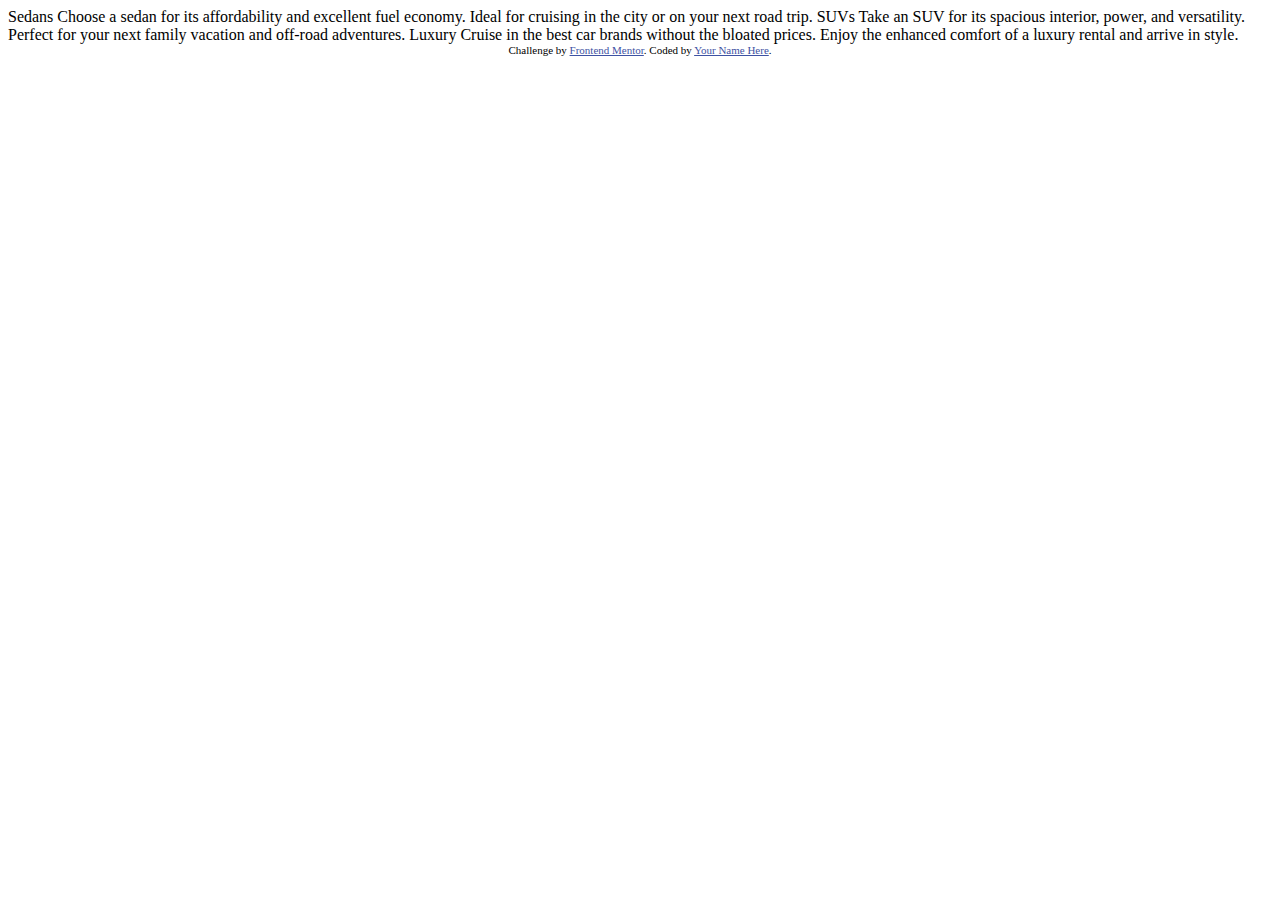
<file: 3-column-preview-card-component/index.html>
<!DOCTYPE html>
<html lang="en">
<head>
  <meta charset="UTF-8">
  <meta name="viewport" content="width=device-width, initial-scale=1.0"> <!-- displays site properly based on user's device -->

  <link rel="icon" type="image/png" sizes="32x32" href="./images/favicon-32x32.png">
  
  <title>Frontend Mentor | 3-column preview card component</title>

  <!-- Feel free to remove these styles or customise in your own stylesheet 👍 -->
  <style>
    .attribution { font-size: 11px; text-align: center; }
    .attribution a { color: hsl(228, 45%, 44%); }
  </style>
</head>
<body>
  
  Sedans
  Choose a sedan for its affordability and excellent fuel economy. Ideal for cruising in the city 
  or on your next road trip.

  SUVs
  Take an SUV for its spacious interior, power, and versatility. Perfect for your next family vacation 
  and off-road adventures.

  Luxury
  Cruise in the best car brands without the bloated prices. Enjoy the enhanced comfort of a luxury 
  rental and arrive in style.
  
  <div class="attribution">
    Challenge by <a href="https://www.frontendmentor.io?ref=challenge" target="_blank">Frontend Mentor</a>. 
    Coded by <a href="#">Your Name Here</a>.
  </div>
</body>
</html>
</file>
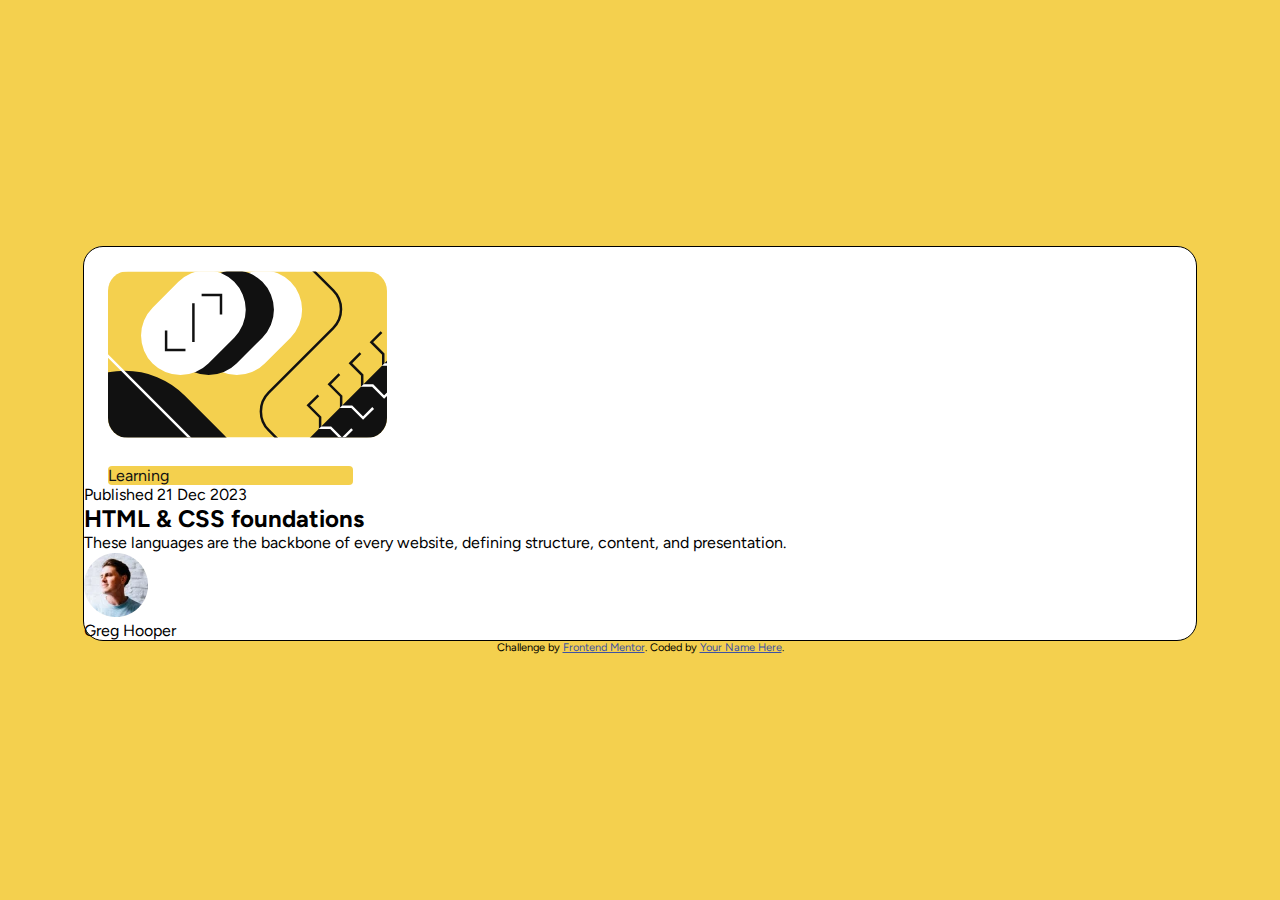
<file: blog-preview-card/index.html>
<!DOCTYPE html>
<html lang="en">
  <head>
    <meta charset="UTF-8" />
    <meta name="viewport" content="width=device-width, initial-scale=1.0" />
    <style>
      @import url('https://fonts.googleapis.com/css2?family=Figtree:ital,wght@0,300..900;1,300..900&display=swap');
    </style>
    <link
      rel="icon"
      type="image/png"
      sizes="32x32"
      href="./assets/images/favicon-32x32.png"
    />
    <title>Frontend Mentor | Blog preview card</title>
    <link rel="stylesheet" href="./styles.css" />
  </head>
  <body>
    <main class="container">
      <img src="./assets/images/illustration-article.svg" alt="illustration" class="illustration-img" />
      <p class="learning-tag">Learning</p>
      <p>Published 21 Dec 2023</p>
      <h2>HTML & CSS foundations</h2>
      <p>
        These languages are the backbone of every website, defining structure,
        content, and presentation.
      </p>
      <img src="./assets/images/image-avatar.webp" alt="profile-image" />
      <p>Greg Hooper</p>
    </main>
    

    <div class="attribution">
      Challenge by
      <a href="https://www.frontendmentor.io?ref=challenge" target="_blank"
        >Frontend Mentor</a
      >. Coded by <a href="#">Your Name Here</a>.
    </div>
  </body>
</html>
</file>
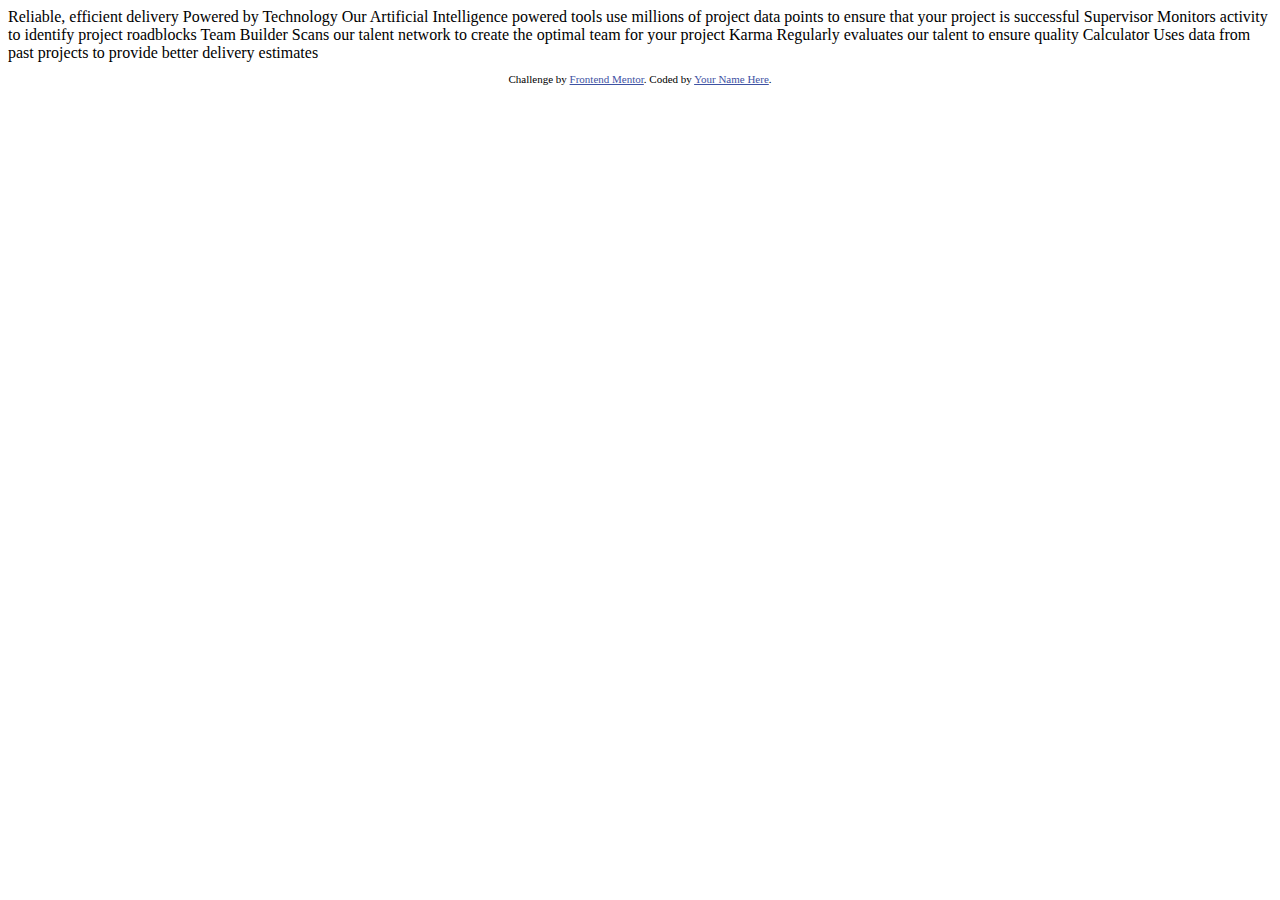
<file: four-card-feature-section-master/index.html>
<!DOCTYPE html>
<html lang="en">
<head>
  <meta charset="UTF-8">
  <meta name="viewport" content="width=device-width, initial-scale=1.0"> <!-- displays site properly based on user's device -->

  <link rel="icon" type="image/png" sizes="32x32" href="./images/favicon-32x32.png">
  
  <title>Frontend Mentor | Four card feature section</title>

  <!-- Feel free to remove these styles or customise in your own stylesheet 👍 -->
  <style>
    .attribution { font-size: 11px; text-align: center; }
    .attribution a { color: hsl(228, 45%, 44%); }
  </style>
</head>
<body>
  
  Reliable, efficient delivery
  Powered by Technology

  Our Artificial Intelligence powered tools use millions of project data points 
  to ensure that your project is successful

  Supervisor
  Monitors activity to identify project roadblocks

  Team Builder
  Scans our talent network to create the optimal team for your project

  Karma
  Regularly evaluates our talent to ensure quality

  Calculator
  Uses data from past projects to provide better delivery estimates

  
  <footer>
    <p class="attribution">
      Challenge by <a href="https://www.frontendmentor.io?ref=challenge" target="_blank">Frontend Mentor</a>. 
      Coded by <a href="#">Your Name Here</a>.
    </p>
  </footer>
</body>
</html>
</file>
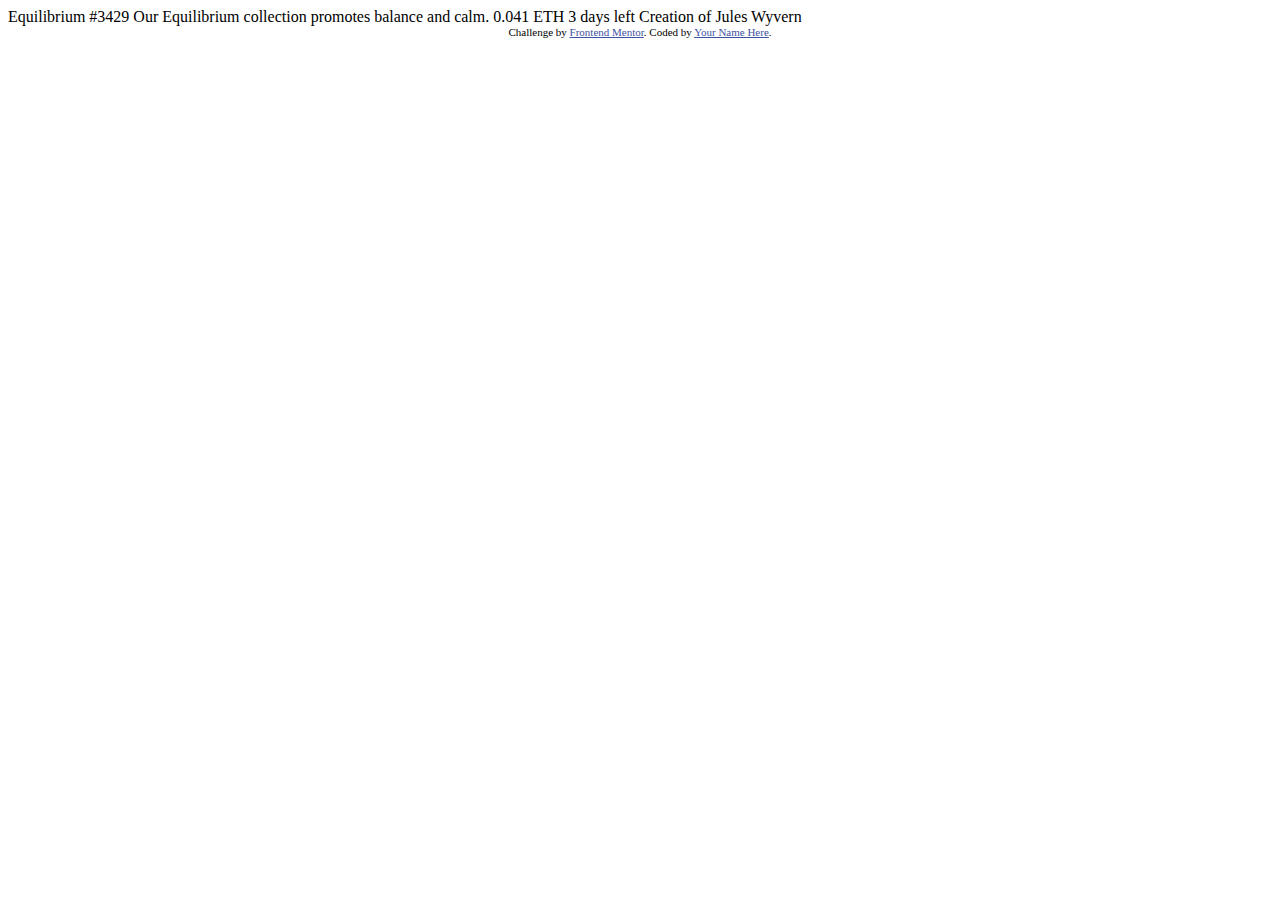
<file: nft-preview-card-component/index.html>
<!DOCTYPE html>
<html lang="en">
<head>
  <meta charset="UTF-8">
  <meta name="viewport" content="width=device-width, initial-scale=1.0"> <!-- displays site properly based on user's device -->

  <link rel="icon" type="image/png" sizes="32x32" href="./images/favicon-32x32.png">
  
  <title>Frontend Mentor | NFT preview card component</title>

  <!-- Feel free to remove these styles or customise in your own stylesheet 👍 -->
  <style>
    .attribution { font-size: 11px; text-align: center; }
    .attribution a { color: hsl(228, 45%, 44%); }
  </style>
</head>
<body>

  Equilibrium #3429

  Our Equilibrium collection promotes balance and calm.

  0.041 ETH
  3 days left
  
  Creation of Jules Wyvern

  <div class="attribution">
    Challenge by <a href="https://www.frontendmentor.io?ref=challenge" target="_blank">Frontend Mentor</a>. 
    Coded by <a href="#">Your Name Here</a>.
  </div>
</body>
</html>
</file>
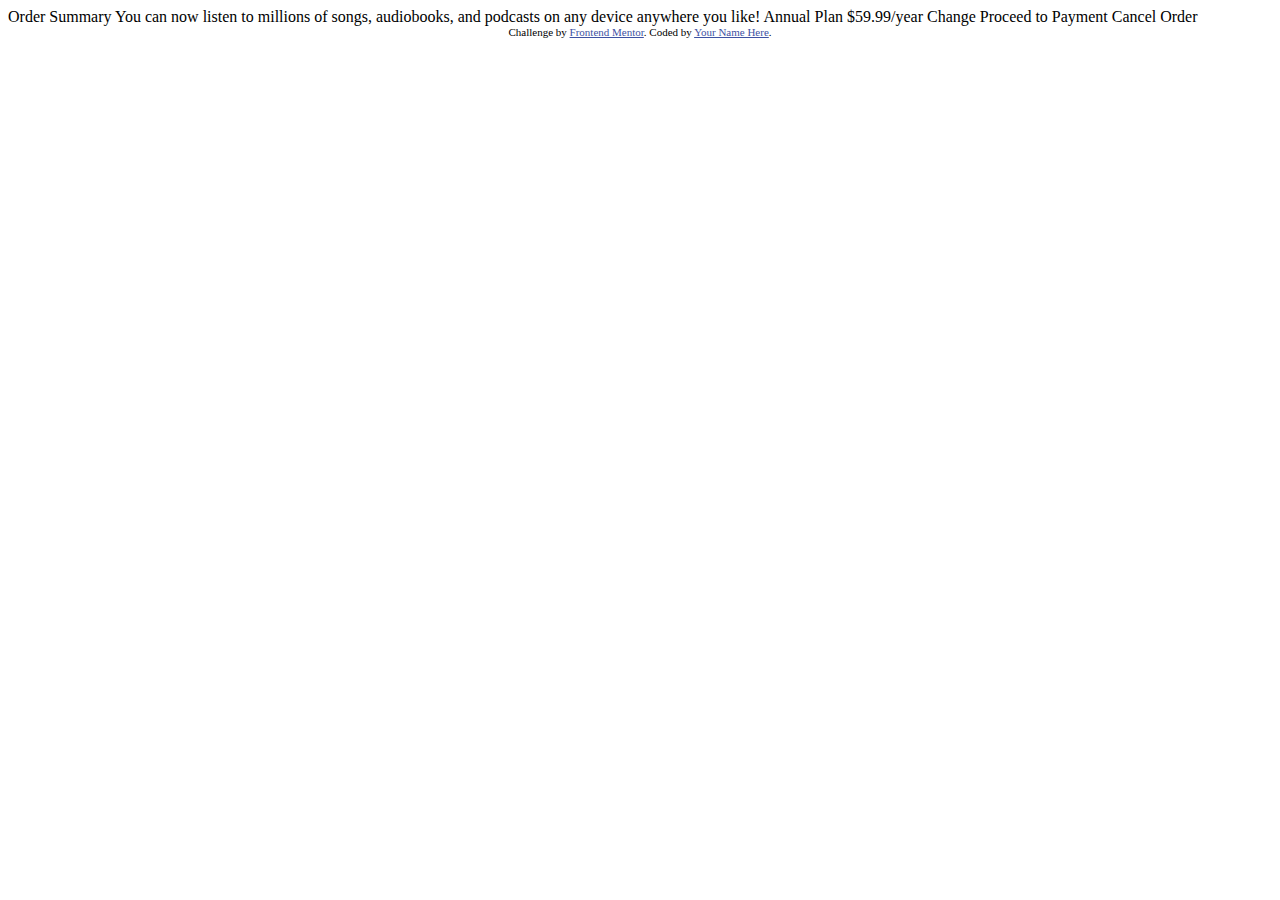
<file: order-summary-component/index.html>
<!DOCTYPE html>
<html lang="en">
<head>
  <meta charset="UTF-8">
  <meta name="viewport" content="width=device-width, initial-scale=1.0"> <!-- displays site properly based on user's device -->

  <link rel="icon" type="image/png" sizes="32x32" href="./images/favicon-32x32.png">
  
  <title>Frontend Mentor | Order summary card</title>

  <!-- Feel free to remove these styles or customise in your own stylesheet 👍 -->
  <style>
    .attribution { font-size: 11px; text-align: center; }
    .attribution a { color: hsl(228, 45%, 44%); }
  </style>
</head>
<body>

  Order Summary

  You can now listen to millions of songs, audiobooks, and podcasts on any 
  device anywhere you like!

  Annual Plan
  $59.99/year

  Change

  Proceed to Payment
  Cancel Order
  
  <div class="attribution">
    Challenge by <a href="https://www.frontendmentor.io?ref=challenge" target="_blank">Frontend Mentor</a>. 
    Coded by <a href="#">Your Name Here</a>.
  </div>
</body>
</html>
</file>
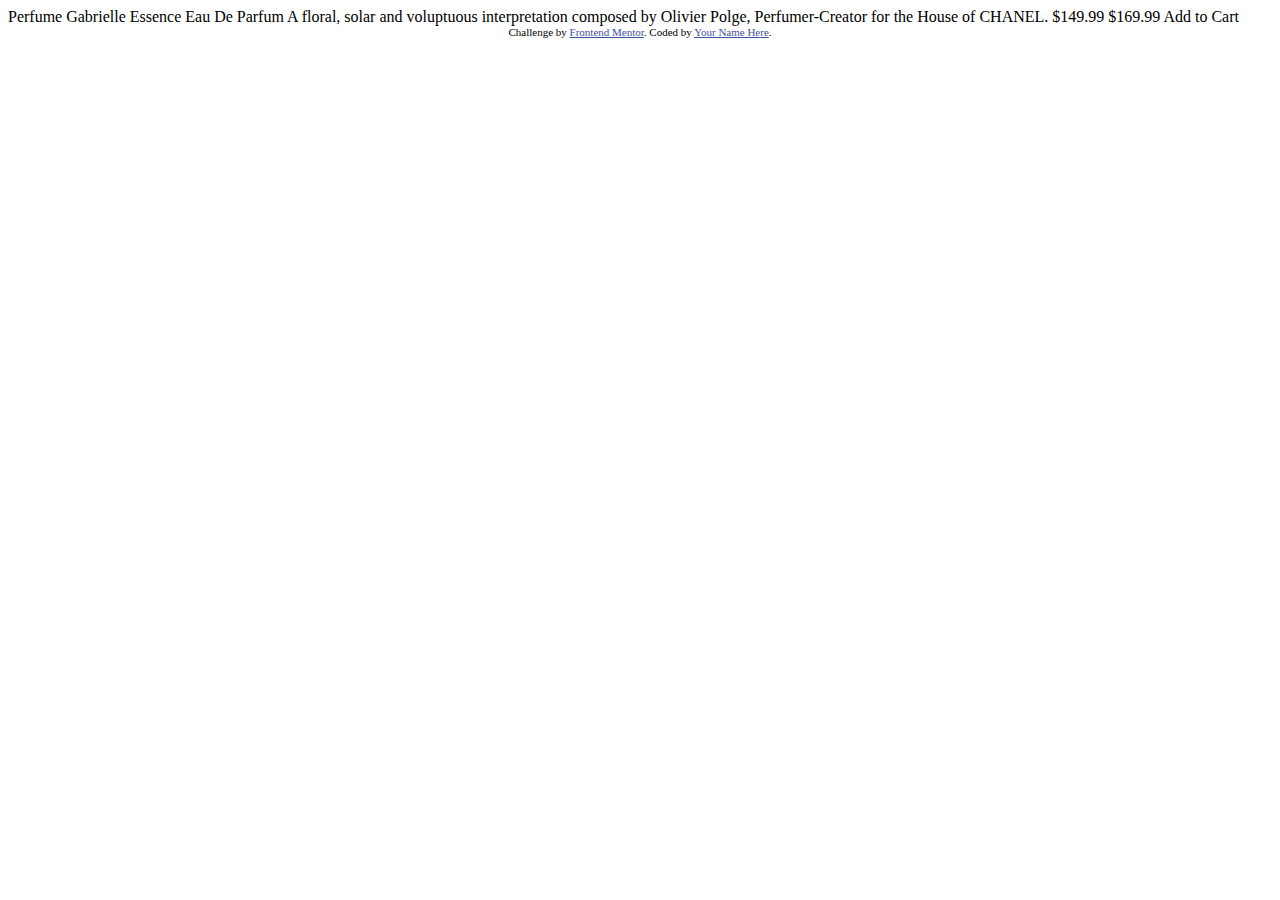
<file: product-preview-card-component/index.html>
<!DOCTYPE html>
<html lang="en">
<head>
  <meta charset="UTF-8">
  <meta name="viewport" content="width=device-width, initial-scale=1.0"> <!-- displays site properly based on user's device -->

  <link rel="icon" type="image/png" sizes="32x32" href="./images/favicon-32x32.png">
  
  <title>Frontend Mentor | Product preview card component</title>

  <!-- Feel free to remove these styles or customise in your own stylesheet 👍 -->
  <style>
    .attribution { font-size: 11px; text-align: center; }
    .attribution a { color: hsl(228, 45%, 44%); }
  </style>
</head>
<body>

  Perfume

  Gabrielle Essence Eau De Parfum

  A floral, solar and voluptuous interpretation composed by Olivier Polge, 
  Perfumer-Creator for the House of CHANEL.

  $149.99
  $169.99

  Add to Cart
  
  <div class="attribution">
    Challenge by <a href="https://www.frontendmentor.io?ref=challenge" target="_blank">Frontend Mentor</a>. 
    Coded by <a href="#">Your Name Here</a>.
  </div>
</body>
</html>
</file>
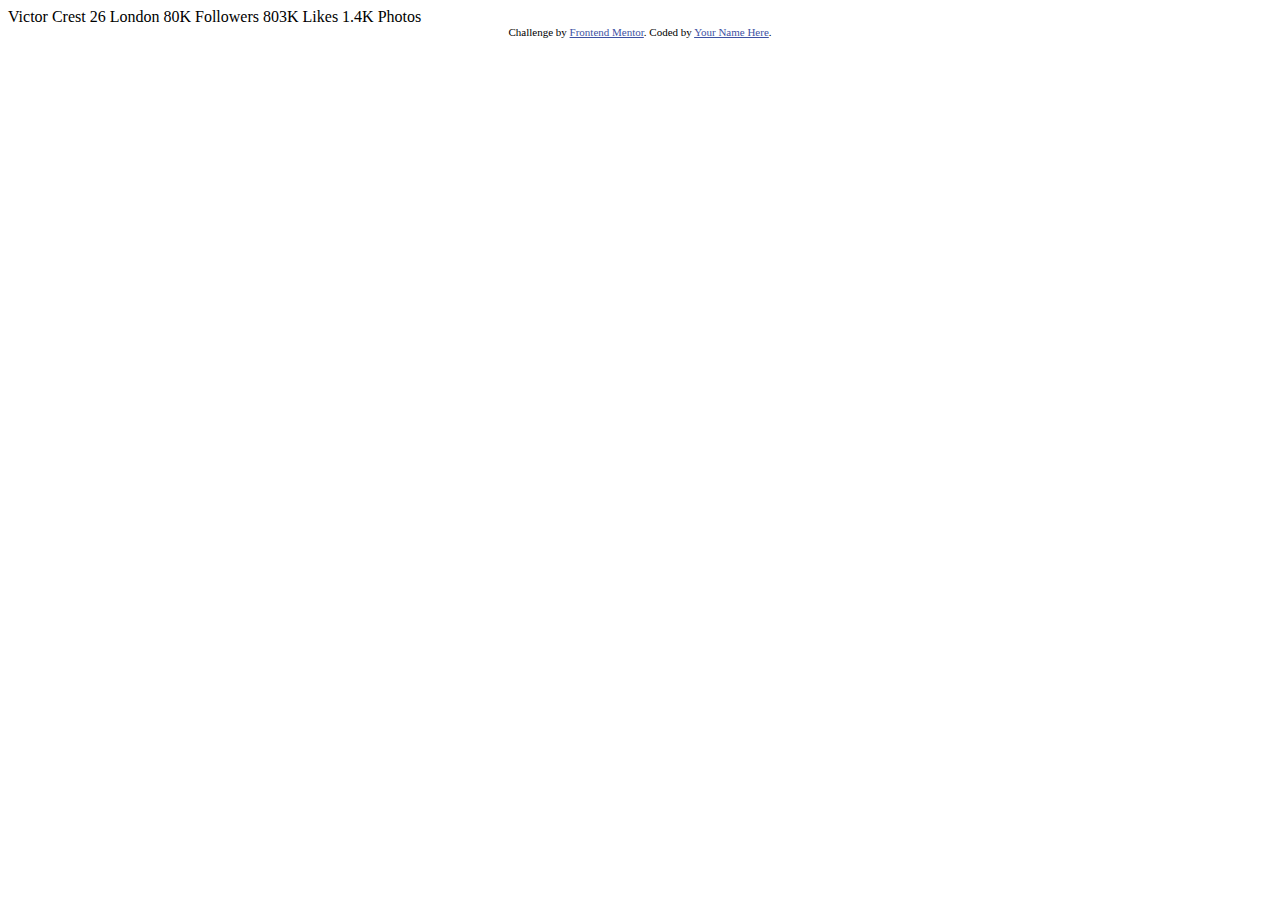
<file: profile-card-component/index.html>
<!DOCTYPE html>
<html lang="en">
<head>
  <meta charset="UTF-8">
  <meta name="viewport" content="width=device-width, initial-scale=1.0"> <!-- displays site properly based on user's device -->

  <link rel="icon" type="image/png" sizes="32x32" href="./images/favicon-32x32.png">
  
  <title>Frontend Mentor | Profile card component</title>

  <!-- Feel free to remove these styles or customise in your own stylesheet 👍 -->
  <style>
    .attribution { font-size: 11px; text-align: center; }
    .attribution a { color: hsl(228, 45%, 44%); }
  </style>
</head>
<body>
  Victor Crest
  26
  London

  80K
  Followers

  803K
  Likes

  1.4K
  Photos
  <div class="attribution">
    Challenge by <a href="https://www.frontendmentor.io?ref=challenge" target="_blank">Frontend Mentor</a>. 
    Coded by <a href="#">Your Name Here</a>.
  </div>
</body>
</html>
</file>
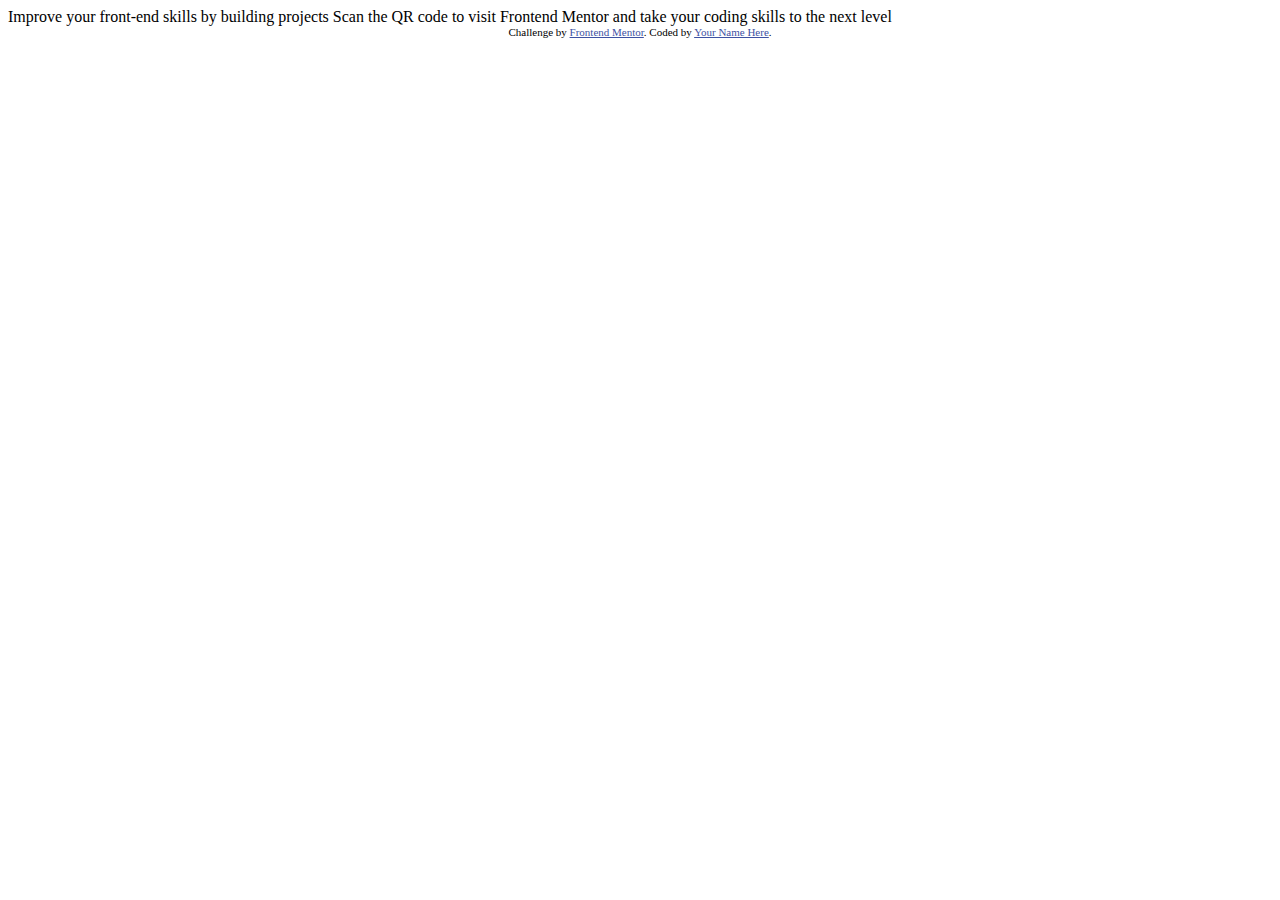
<file: qr-code-component/index.html>
<!DOCTYPE html>
<html lang="en">
<head>
  <meta charset="UTF-8">
  <meta name="viewport" content="width=device-width, initial-scale=1.0"> <!-- displays site properly based on user's device -->

  <link rel="icon" type="image/png" sizes="32x32" href="./images/favicon-32x32.png">
  
  <title>Frontend Mentor | QR code component</title>

  <!-- Feel free to remove these styles or customise in your own stylesheet 👍 -->
  <style>
    .attribution { font-size: 11px; text-align: center; }
    .attribution a { color: hsl(228, 45%, 44%); }
  </style>
</head>
<body>

  Improve your front-end skills by building projects

  Scan the QR code to visit Frontend Mentor and take your coding skills to the next level
  
  <div class="attribution">
    Challenge by <a href="https://www.frontendmentor.io?ref=challenge" target="_blank">Frontend Mentor</a>. 
    Coded by <a href="#">Your Name Here</a>.
  </div>
</body>
</html>
</file>
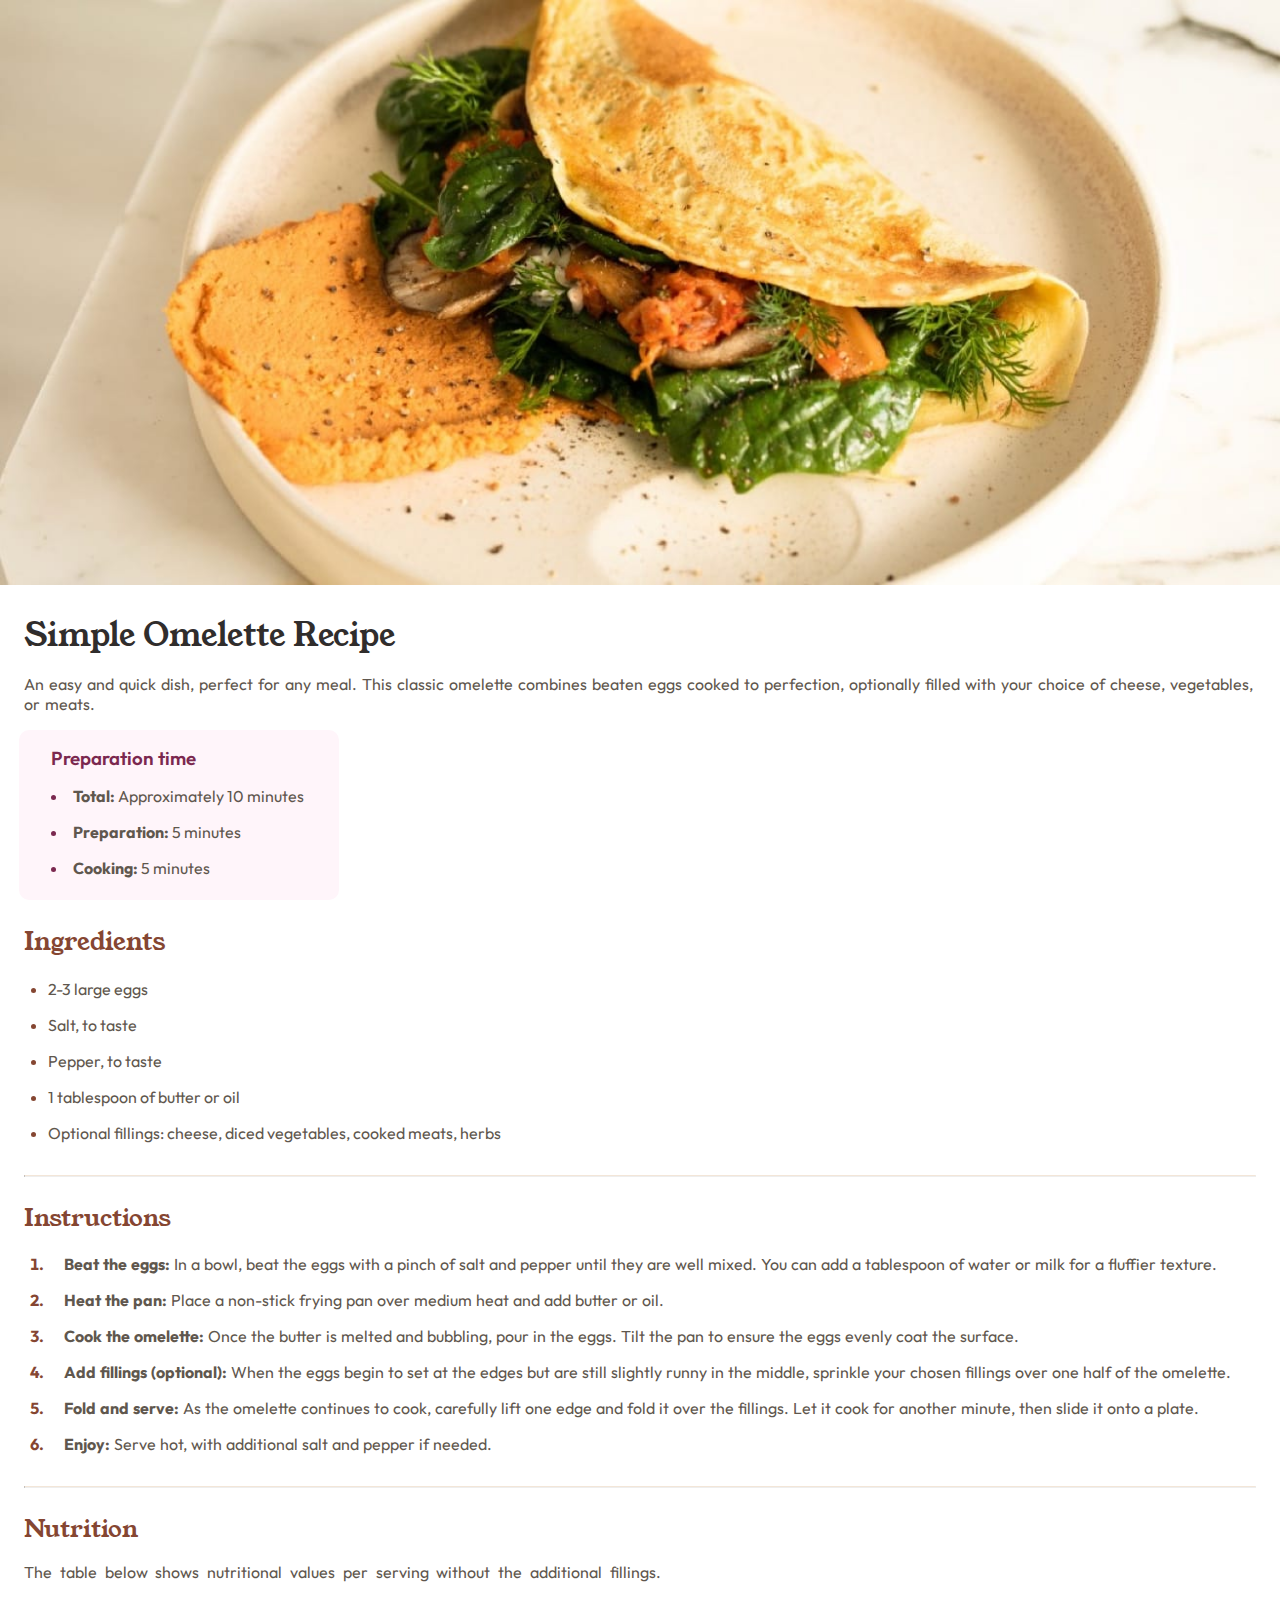
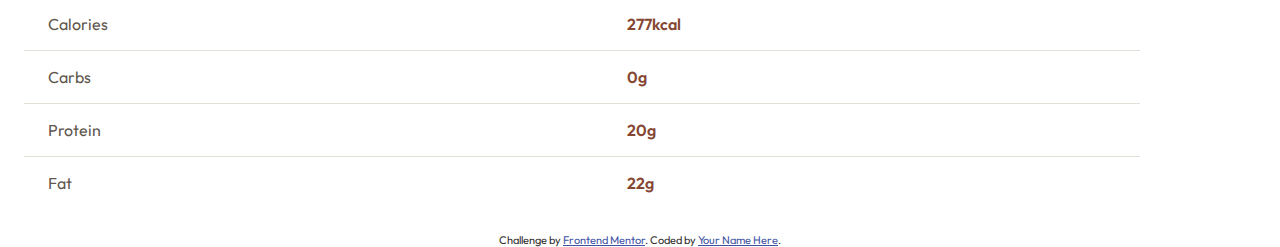
<file: recipe-page/index.html>
<!DOCTYPE html>
<html lang="en">
  <head>
    <meta charset="UTF-8" />
    <meta name="viewport" content="width=device-width, initial-scale=1.0" />
    <!-- displays site properly based on user's device -->
    <link rel="stylesheet" href="./styles.css" />
    <link
      rel="icon"
      type="image/png"
      sizes="32x32"
      href="./assets/images/favicon-32x32.png"
    />
    <style>
      @import url('https://fonts.googleapis.com/css2?family=Young+Serif&display=swap');
    </style>
    <style>
      @import url('https://fonts.googleapis.com/css2?family=Outfit:wght@100..900&display=swap');
    </style>
    <title>Frontend Mentor | Recipe page</title>

    <!-- Feel free to remove these styles or customise in your own stylesheet 👍 -->
    <style>
      .attribution {
        font-size: 11px;
        text-align: center;
      }
      .attribution a {
        color: hsl(228, 45%, 44%);
      }
    </style>
  </head>

  <body>
    <main class="container">
      <img
        src="./assets/images/image-omelette.jpeg"
        alt="omelette"
        class="img-omelette"
      />
      <h1 class="h1-title">Simple Omelette Recipe</h1>
      <p class="p-about">
        An easy and quick dish, perfect for any meal. This classic omelette
        combines beaten eggs cooked to perfection, optionally filled with your
        choice of cheese, vegetables, or meats.
      </p>
      <section class="prep-time">
        <h3>Preparation time</h3>
        <ul class="prep-ul">
          <li><strong>Total:</strong> Approximately 10 minutes</li>
          <li><strong>Preparation:</strong> 5 minutes</li>
          <li><strong>Cooking:</strong> 5 minutes</li>
        </ul>
      </section>

      <section class="ingredients">
        <h2>Ingredients</h2>
        <ul class="ing-ul">
          <li>2-3 large eggs</li>
          <li>Salt, to taste</li>
          <li>Pepper, to taste</li>
          <li>1 tablespoon of butter or oil</li>
          <li>
            Optional fillings: cheese, diced vegetables, cooked meats, herbs
          </li>
        </ul>
      </section>
      <hr class="solid" />

      <section class="instructions">
        <h2>Instructions</h2>
        <ol>
          <li>
            <strong>Beat the eggs:</strong> In a bowl, beat the eggs with a
            pinch of salt and pepper until they are well mixed. You can add a
            tablespoon of water or milk for a fluffier texture.
          </li>
          <li>
            <strong>Heat the pan:</strong> Place a non-stick frying pan over
            medium heat and add butter or oil.
          </li>
          <li>
            <strong>Cook the omelette:</strong> Once the butter is melted and
            bubbling, pour in the eggs. Tilt the pan to ensure the eggs evenly
            coat the surface.
          </li>
          <li>
            <strong>Add fillings (optional):</strong> When the eggs begin to set
            at the edges but are still slightly runny in the middle, sprinkle
            your chosen fillings over one half of the omelette.
          </li>
          <li>
            <strong>Fold and serve:</strong> As the omelette continues to cook,
            carefully lift one edge and fold it over the fillings. Let it cook
            for another minute, then slide it onto a plate.
          </li>
          <li>
            <strong>Enjoy:</strong> Serve hot, with additional salt and pepper
            if needed.
          </li>
        </ol>
      </section>
      <hr class="solid" />

      <section class="nutrition">
        <h2>Nutrition</h2>
        <p>
          The table below shows nutritional values per serving without the
          additional fillings.
        </p>
        <table>
          <tr>
            <td class="grey">Calories</td>
            <td class="brown">277kcal</td>
          </tr>
          <tr>
            <td class="grey">Carbs</td>
            <td class="brown">0g</td>
          </tr>
          <tr>
            <td class="grey">Protein</td>
            <td class="brown">20g</td>
          </tr>
          <tr class="no-border">
            <td class="grey">Fat</td>
            <td class="brown">22g</td>
          </tr>
        </table>
      </section>
      <footer>
        <div class="attribution">
          Challenge by
          <a href="https://www.frontendmentor.io?ref=challenge" target="_blank"
            >Frontend Mentor</a
          >. Coded by <a href="#">Your Name Here</a>.
        </div>
      </footer>
    </main>
  </body>
</html>
</file>
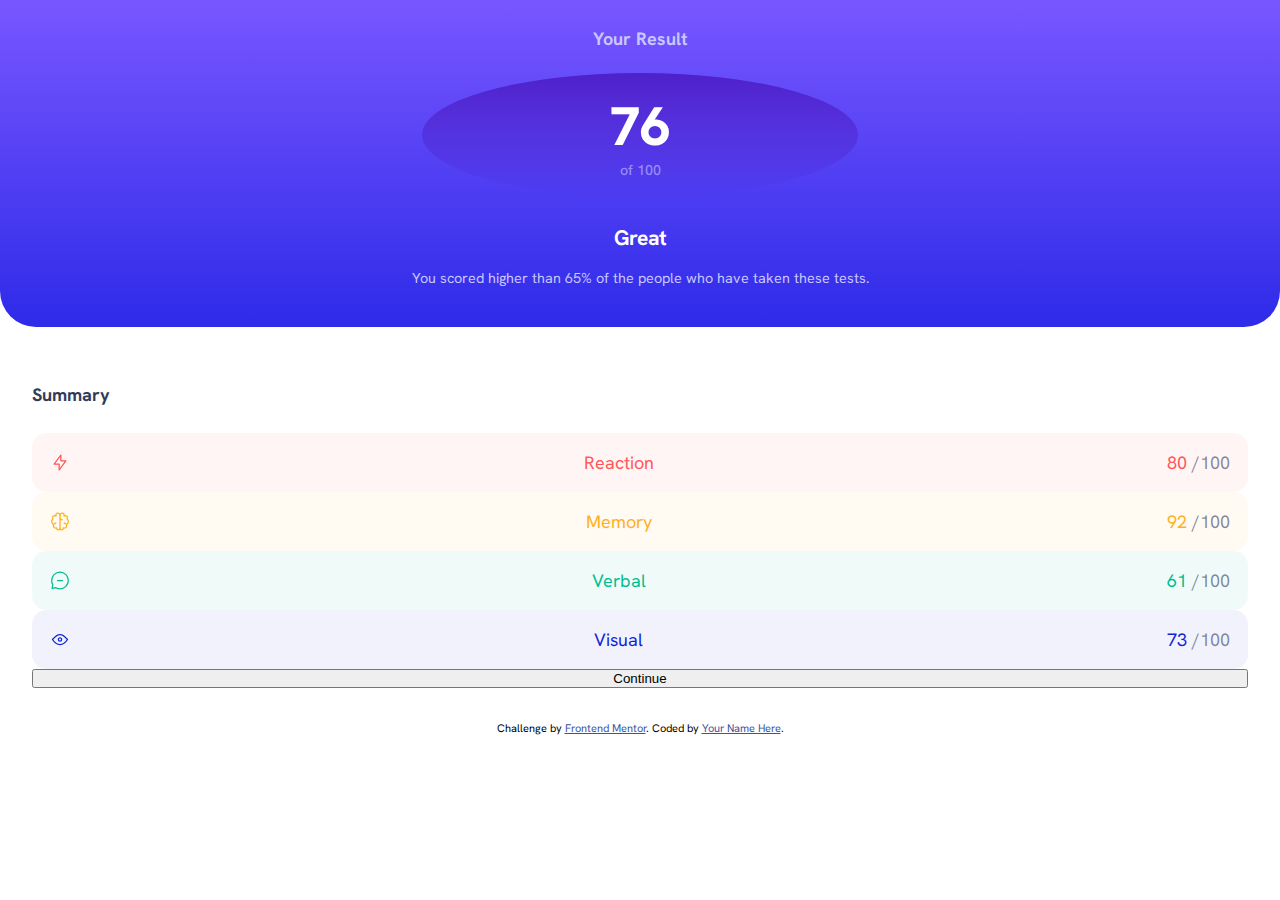
<file: results-summary-component/index.html>
<!DOCTYPE html>
<html lang="en">
  <head>
    <meta charset="UTF-8" />
    <meta name="viewport" content="width=device-width, initial-scale=1.0" />
    <!-- displays site properly based on user's device -->
    <style>
      @import url('https://fonts.googleapis.com/css2?family=Hanken+Grotesk:ital,wght@0,100..900;1,100..900&display=swap');
    </style>

    <link
      rel="icon"
      type="image/png"
      sizes="32x32"
      href="./assets/images/favicon-32x32.png"
    />
    <link rel="stylesheet" href="./styles.css" />

    <title>Frontend Mentor | Results summary component</title>
  </head>
  <body>
    <main class="container">
      <section class="score-board">
        <p class="result">Your Result</p>
        <div class="overall-score">
          <h1>76</h1>
          <p>of 100</p>
        </div>
        <h3>Great</h3>
        <p class="score-p">
          You scored higher than 65% of the people who have taken these tests.
        </p>
      </section>

      <section class="summary-board">
        <p class="summary-p">Summary</p>

        <div class="reaction">
          <img src="./assets/images/icon-reaction.svg" alt="reaction-icon" />
          <p>Reaction</p>
          <p class="score">80 <span class="score-limit">/100</span></p>
        </div>

        <div class="memory">
          <img src="./assets/images/icon-memory.svg" alt="memory-icon" />
          <p>Memory</p>
          <p>92 <span class="score-limit">/100</span></p>
        </div>

        <div class="verbal">
          <img src="./assets/images/icon-verbal.svg" alt="verbal-icon" />
          <p>Verbal</p>
          <p>61 <span class="score-limit">/100</span></p>
        </div>

        <div class="visual">
          <img src="./assets/images/icon-visual.svg" alt="verbal-icon" />
          <p>Visual</p>
          <p>73 <span class="score-limit">/100</span></p>
        </div>

        <button class="continue-btn">Continue</button>
      </section>
    </main>

    <div class="attribution">
      Challenge by
      <a href="https://www.frontendmentor.io?ref=challenge" target="_blank"
        >Frontend Mentor</a
      >. Coded by <a href="#">Your Name Here</a>.
    </div>
  </body>
</html>
</file>
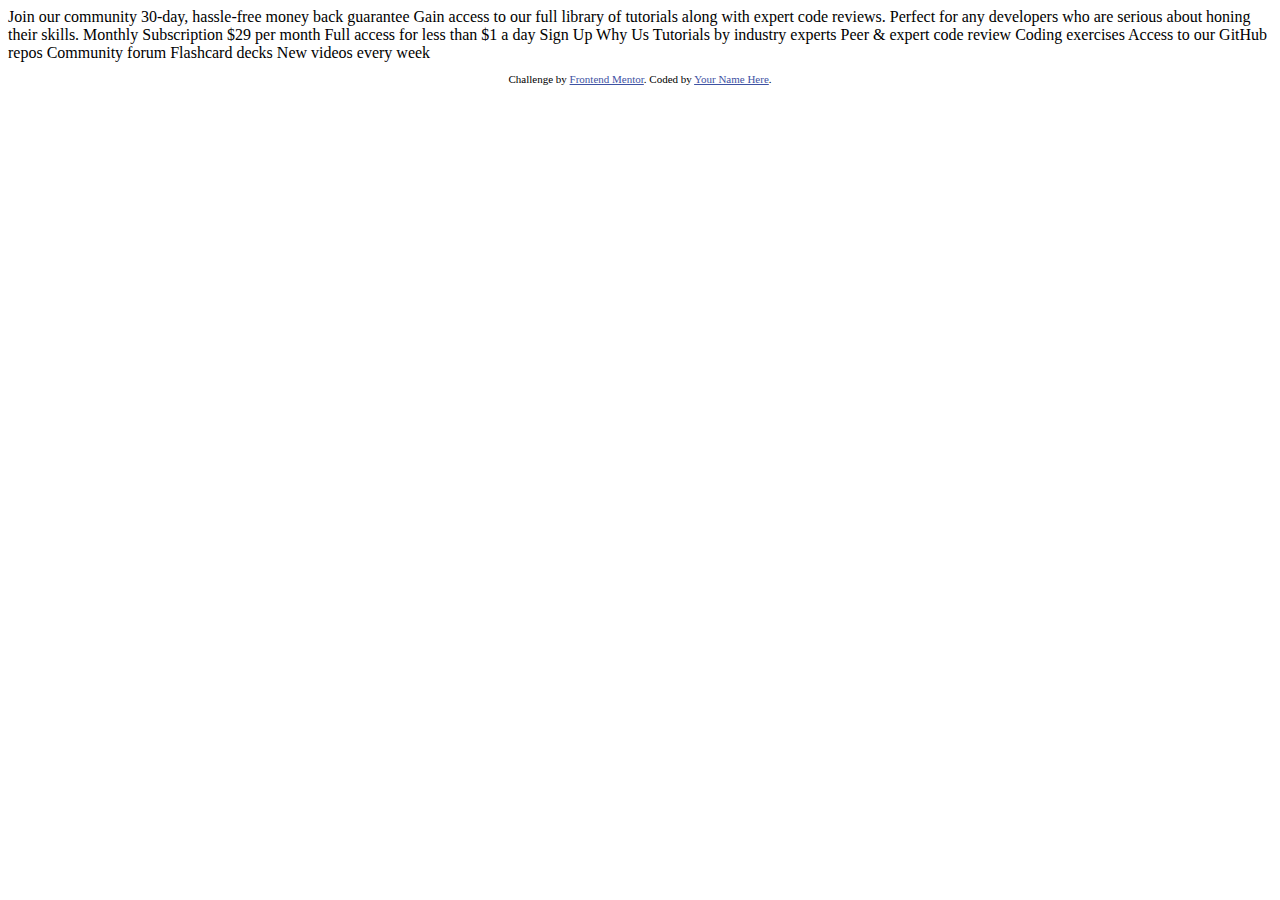
<file: single-price-grid-component-master/index.html>
<!DOCTYPE html>
<html lang="en">
<head>
  <meta charset="UTF-8">
  <meta name="viewport" content="width=device-width, initial-scale=1.0"> <!-- displays site properly based on user's device -->

  <link rel="icon" type="image/png" sizes="32x32" href="./images/favicon-32x32.png">
  
  <title>Frontend Mentor | Single Price Grid Component</title>

  <!-- Feel free to remove these styles or customise in your own stylesheet 👍 -->
  <style>
    .attribution { font-size: 11px; text-align: center; }
    .attribution a { color: hsl(228, 45%, 44%); }
  </style>
</head>
<body>
  Join our community

  30-day, hassle-free money back guarantee

  Gain access to our full library of tutorials along with expert code reviews. 
  Perfect for any developers who are serious about honing their skills.

  Monthly Subscription

  &dollar;29 per month

  Full access for less than &dollar;1 a day

  Sign Up

  Why Us

  Tutorials by industry experts
  Peer &amp; expert code review
  Coding exercises
  Access to our GitHub repos
  Community forum
  Flashcard decks
  New videos every week
  
  <footer>
    <p class="attribution">
      Challenge by <a href="https://www.frontendmentor.io?ref=challenge" target="_blank">Frontend Mentor</a>. 
      Coded by <a href="#">Your Name Here</a>.
    </p>
  </footer>
</body>
</html>
</file>
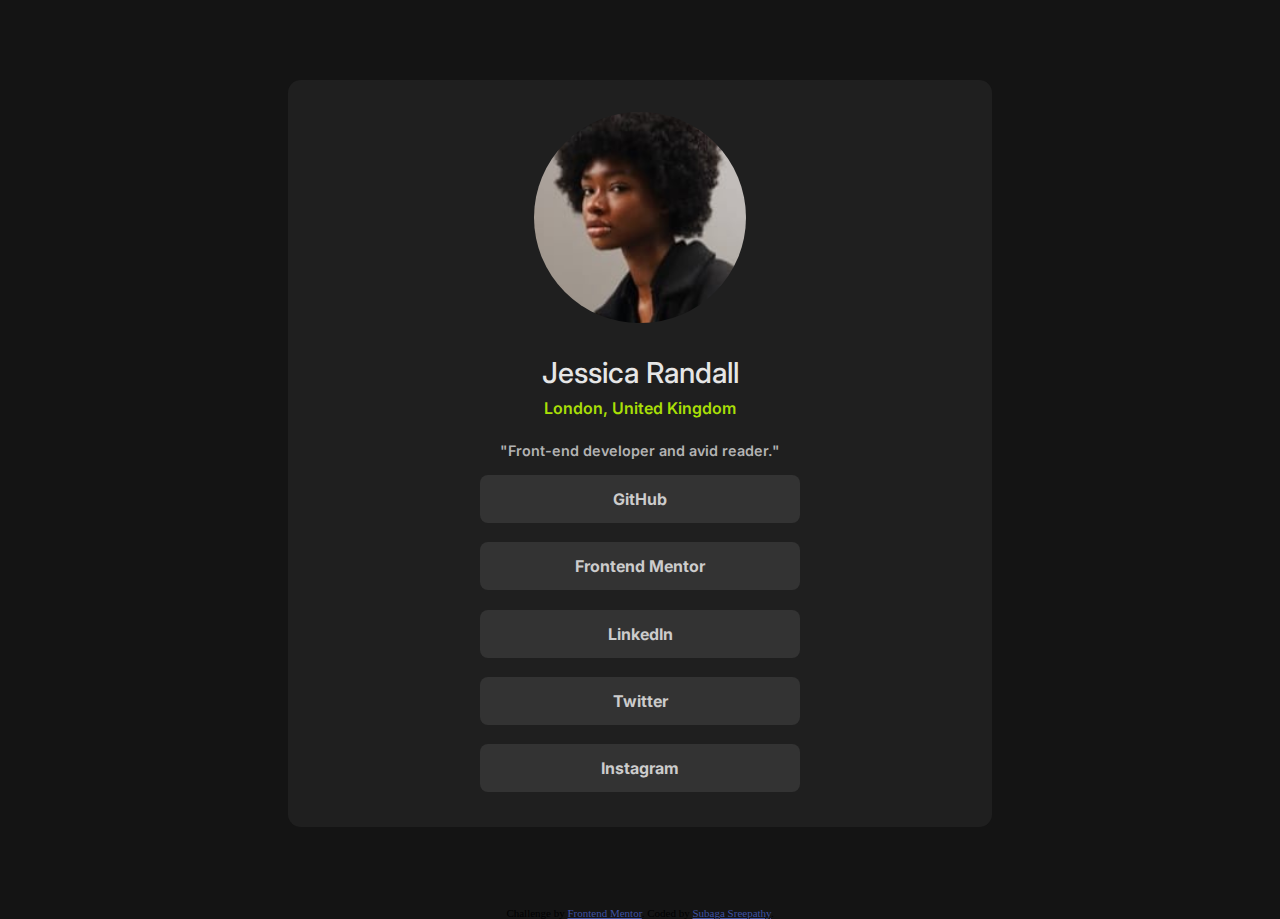
<file: social-links-profile/index.html>
<!DOCTYPE html>
<html lang="en">
  <head>
    <meta charset="UTF-8" />
    <meta name="viewport" content="width=device-width, initial-scale=1.0" />

    <link
      rel="icon"
      type="image/png"
      sizes="32x32"
      href="./assets/images/favicon-32x32.png"
    />

    <title>Frontend Mentor | Social links profile</title>
    <link rel="stylesheet" href="./styles.css" />
    <style>
      @import url('https://fonts.googleapis.com/css2?family=Inter:ital,opsz,wght@0,14..32,100..900;1,14..32,100..900&display=swap');
    </style>
  </head>
  <body>
    <main class="container">
      <img
        src="./assets/images/avatar-jessica.jpeg"
        alt="profile-picture"
        class="profile-img"
      />
      <h1 class="name-h1">Jessica Randall</h1>
      <h4 class="location-h4">London, United Kingdom</h4>
      <p class="about-p">"Front-end developer and avid reader."</p>
      <ul class="profile-pages">
        <li>GitHub</li>
        <li>Frontend Mentor</li>
        <li>LinkedIn</li>
        <li>Twitter</li>
        <li>Instagram</li>
      </ul>
    </main>

    <div class="attribution">
      Challenge by
      <a href="https://www.frontendmentor.io?ref=challenge" target="_blank"
        >Frontend Mentor</a
      >. Coded by <a href="#">Subaga Sreepathy</a>.
    </div>
  </body>
</html>
</file>
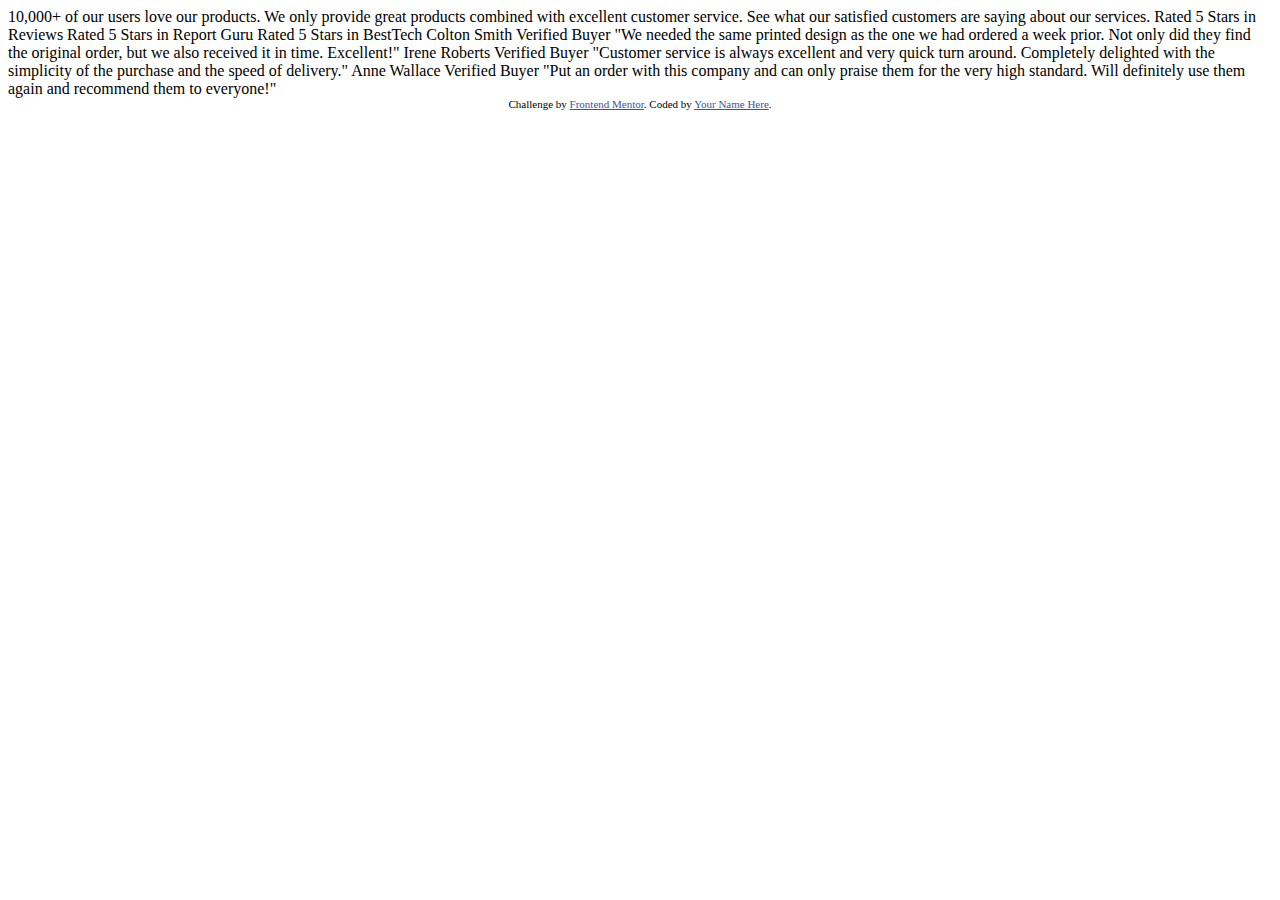
<file: social-proof-section-master/index.html>
<!DOCTYPE html>
<html lang="en">
  <head>
    <meta charset="UTF-8" />
    <meta name="viewport" content="width=device-width, initial-scale=1.0" />
    <!-- displays site properly based on user's device -->

    <link
      rel="icon"
      type="image/png"
      sizes="32x32"
      href="./images/favicon-32x32.png"
    />

    <title>Frontend Mentor | Social proof section</title>

    <!-- Feel free to remove these styles or customise in your own stylesheet 👍 -->
    <style>
      .attribution {
        font-size: 11px;
        text-align: center;
      }
      .attribution a {
        color: hsl(228, 45%, 44%);
      }
    </style>
  </head>
  <body>
    10,000+ of our users love our products.

    We only provide great products combined with excellent customer service.
    See what our satisfied customers are saying about our services.
    
    Rated 5 Stars in Reviews
    Rated 5 Stars in Report Guru
    Rated 5 Stars in BestTech
    
    Colton Smith 
    Verified Buyer
    "We needed the same printed design as the one we had ordered a week prior.
    Not only did they find the original order, but we also received it in time.
    Excellent!"
    
    Irene Roberts 
    Verified Buyer
    "Customer service is always excellent and very quick turn around. Completely
    delighted with the simplicity of the purchase and the speed of delivery."
    
    Anne Wallace 
    Verified Buyer
    "Put an order with this company and can only praise them for the very high
    standard. Will definitely use them again and recommend them to everyone!"

    <div class="attribution">
      Challenge by
      <a href="https://www.frontendmentor.io?ref=challenge" target="_blank"
        >Frontend Mentor</a
      >. Coded by <a href="#">Your Name Here</a>.
    </div>
  </body>
</html>
</file>
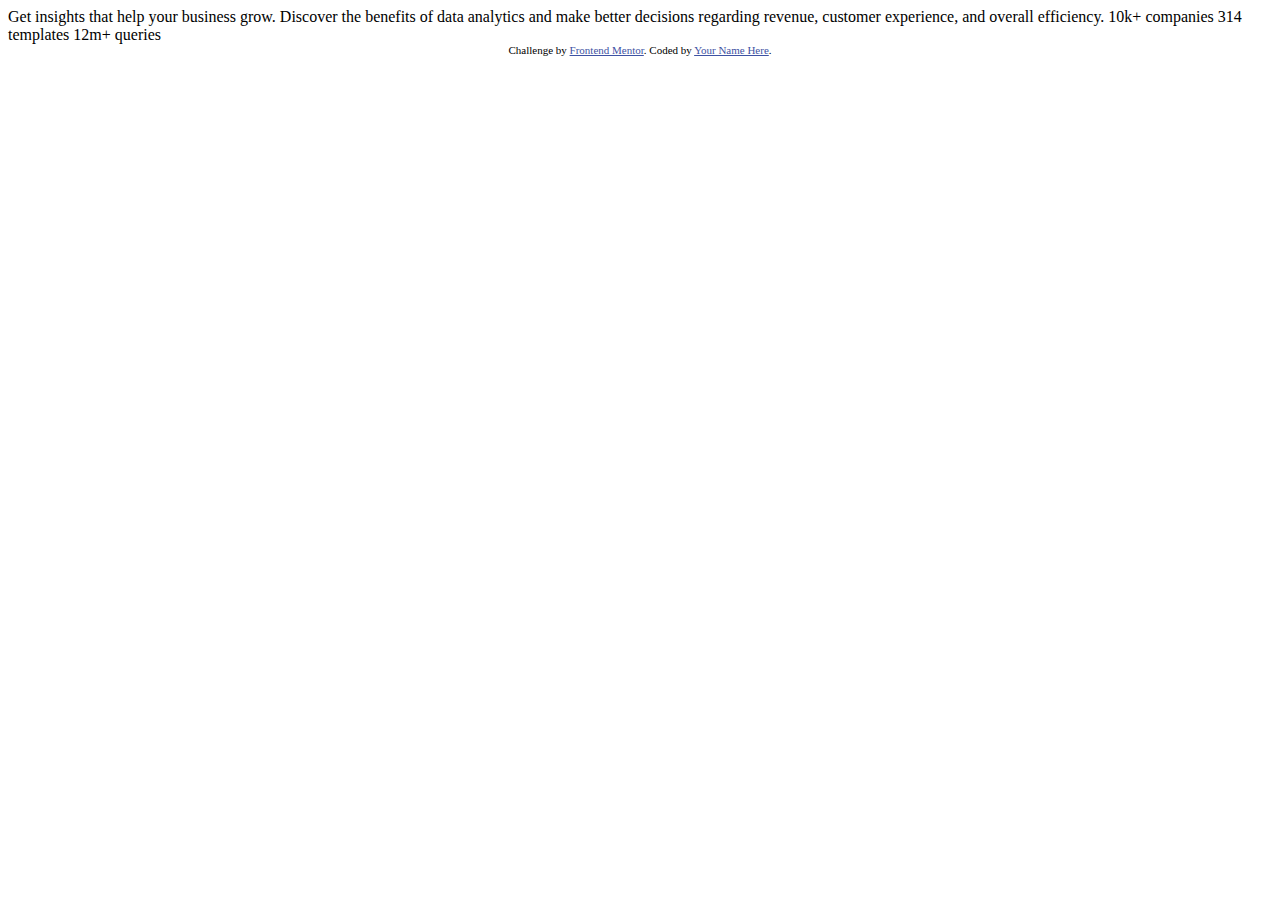
<file: stats-preview-card-component/index.html>
<!DOCTYPE html>
<html lang="en">
<head>
  <meta charset="UTF-8">
  <meta name="viewport" content="width=device-width, initial-scale=1.0"> <!-- displays site properly based on user's device -->

  <link rel="icon" type="image/png" sizes="32x32" href="./images/favicon-32x32.png">
  
  <title>Frontend Mentor | Stats preview card component</title>

  <!-- Feel free to remove these styles or customise in your own stylesheet 👍 -->
  <style>
    .attribution { font-size: 11px; text-align: center; }
    .attribution a { color: hsl(228, 45%, 44%); }
  </style>
</head>
<body>

  Get insights that help your business grow.

  Discover the benefits of data analytics and make better decisions regarding revenue, customer 
  experience, and overall efficiency.

  10k+ companies
  314 templates
  12m+ queries

  <div class="attribution">
    Challenge by <a href="https://www.frontendmentor.io?ref=challenge" target="_blank">Frontend Mentor</a>. 
    Coded by <a href="#">Your Name Here</a>.
  </div>
</body>
</html>
</file>
<file: blog-preview-card/styles.css>
*,
::after,
::before {
  box-sizing: border-box;
  margin: 0;
  padding: 0;
}
:root {
  --yellow: hsl(47, 88%, 63%);
  --white: hsl(0, 0%, 100%);
  --lightGray: hsl(0, 0%, 42%);
  --darkGray: hsl(0, 0%, 7%);
}
html,
body {
  height: 100%;
  width: 100%;
}

body {
  background-color: var(--yellow);
  font-family: 'Figtree';
  display: flex;
  flex-direction: column;
  justify-content: center;
  align-items: center;
}
.container {
  width: 87%;
  background-color: var(--white);
  border: solid 1px black;
  border-radius: 20px;
}

.illustration-img {
  width: 100%;
  max-width: 279px;
  max-height: 200px;
  border-radius: 20px;
  margin: 1.5rem;
}
.learning-tag {
  color: var(--darkGray);
  background-color: var(--yellow);
  border-radius: 4px;
  width: 22%;
  margin-left: 1.5rem;
}
.attribution {
  font-size: 11px;
  text-align: center;
}
.attribution a {
  color: hsl(228, 45%, 44%);
}
</file>
<file: recipe-page/styles.css>
*,
::after,
::before {
  box-sizing: border-box;
  margin: 0;
  padding: 0;
}

body {
  font-family: 'Outfit', sans-serif;
  width: 100%;
  height: 100%;
  color: hsl(24, 5%, 18%);
}

.container {
  background-color: hsl(0, 0%, 100%);
  max-width: 375 px;
  border-radius: 1.5rem;
}
.img-omelette {
  width: 100%;
  height: auto;
  margin-bottom: 1.5rem;
}
.h1-title {
  margin-left: 1.5rem;
  margin-right: 1.5rem;
  font-family: 'Young Serif', serif;
  font-weight: 400;
  font-size: 2rem;
  color: hsl(24, 5%, 18%);
  margin-bottom: 1rem;
}
.p-about {
  margin-left: 1.5rem;
  margin-right: 1.5rem;
  font-size: 1rem;
  word-spacing: 2px;
  color: hsl(30, 10%, 34%);
}

/* Preparation time */
h3 {
  margin-left: 2rem;
  margin-bottom: 1rem;
  padding-top: 1rem;
  color: hsl(332, 51%, 32%);
  font-weight: 600;
}
.prep-time ul {
  list-style-position: inside;
  list-style-type: disc;
  margin-left: 2rem;
  word-wrap: break-word;
  margin-bottom: 1rem;
}
.prep-time li {
  margin-bottom: 1rem;
  color: hsl(30, 10%, 34%);
}
.prep-time {
  width: 320px;
  height: 170px;
  background-color: hsl(330, 100%, 98%);
  border-radius: 10px;
  margin-top: 1rem;
  margin-left: 1.2rem;
  margin-right: 1.2rem;
}
.prep-ul li::marker {
  color: hsl(332, 51%, 32%);
}

/* Ingredients */
.ingredients {
  margin-top: 1.5rem;
  margin-left: 1.5rem;
  margin-right: 1.5rem;
  margin-bottom: 2rem;
}
.ingredients h2 {
  font-family: 'Young Serif', serif;
  color: hsl(14, 45%, 36%);
  font-weight: 400;
  font-size: 25px;
}
.ingredients ul {
  margin-top: 1.2rem;
  margin-left: 1.5rem;
  margin-right: 1.5rem;
  word-wrap: break-word;
}
.ingredients li {
  color: hsl(30, 10%, 34%);
  margin-bottom: 1rem;
}
.ing-ul li::marker {
  color: hsl(14, 45%, 36%);
}

hr.solid {
  border-top: 0.2px solid hsl(30, 54%, 90%);
  margin-left: 1.5rem;
  margin-right: 1.5rem;
}

/* Instructions */
.instructions {
  margin-left: 1.5rem;
  margin-right: 1rem;
  margin-bottom: 2rem;
}
.instructions h2 {
  margin-top: 1.5rem;
  font-family: 'Young Serif', serif;
  font-weight: 400;
  color: hsl(14, 45%, 36%);
}
.instructions ol {
  margin-left: 1.5rem;
  margin-right: 1rem;
  word-wrap: break-word;
  margin-top: 1.2rem;
}
.instructions li {
  margin-bottom: 1rem;
  padding-left: 1rem;
  word-spacing: 1px;
  color: hsl(30, 10%, 34%);
}

ol li::marker {
  color: hsl(14, 45%, 36%);
  font-weight: 700;
}

/* Nutrition */
table {
  border-collapse: collapse;
  width: 90%;
  margin-top: 1rem;
  margin-bottom: 1.5rem;
}
tr {
  border-bottom: 1px solid hsl(30, 18%, 87%);
}
.no-border {
  border-bottom: none;
}
td {
  padding-top: 1rem;
  padding-bottom: 1rem;
  padding-left: 1.5rem;
}
.nutrition {
  margin-left: 1.5rem;
  margin-right: 1rem;
}
.nutrition h2 {
  font-family: 'Young Serif', serif;
  color: hsl(14, 45%, 36%);
  font-weight: 400;
  margin-top: 1.5rem;
}
.nutrition p {
  color: hsl(30, 10%, 34%);
  margin-top: 1rem;
  word-spacing: 0.3rem;
}
.grey {
  color: hsl(30, 10%, 34%);
}
.brown {
  color: hsl(14, 45%, 36%);
  font-weight: 600;
}
</file>
<file: results-summary-component/styles.css>
*,
::after,
::before {
  box-sizing: border-box;
  margin: 0;
  padding: 0;
}
html,
body {
  font-size: 18px;
}

:root {
  --white: hsl(0, 0%, 100%);
  --pale-blue: hsl(221, 100%, 96%);
  --light-lavender: hsl(241, 100%, 89%);
  --dark-gray-blue: hsl(224, 30%, 27%);
  --light-red: hsl(0, 100%, 67%);
  --orange-yellow: hsl(39, 100%, 56%);
  --green-teal: hsl(166, 100%, 37%);
  --cobalt-blue: hsl(234, 85%, 45%);
  --light-slate-blue: hsl(252, 100%, 67%);
  --light-royal-blue: hsl(241, 81%, 54%);
  --violet-blue: hsla(256, 72%, 46%, 1);
  --persian-blue: hsla(241, 72%, 46%, 0);
}

body {
  font-family: 'Hanken Grotesk', sans-serif;
  background-color: var(--white);
}

.container {
  width: 100%;
}

/* Score */

.score-board {
  display: flex;
  flex-direction: column;
  align-items: center;
  text-align: center;
  background: linear-gradient(
    to bottom,
    var(--light-slate-blue),
    var(--light-royal-blue)
  );
  border-radius: 0 0 2rem 2rem;
  margin-bottom: 1.6rem;
}
.result {
  font-size: 1rem;
  color: var(--light-lavender);
  font-weight: 700;
  margin-top: 1.5rem;
  margin-bottom: 1.3rem;
}
.overall-score {
  display: flex;
  flex-direction: column;
  align-items: center;
  justify-content: center;
  width: 34%;
  padding: 1rem;
  background: linear-gradient(to top, var(--persian-blue), var(--violet-blue));
  border-radius: 50%;
  margin-bottom: 1.5rem;
}
.overall-score h1 {
  font-size: 3rem;
  font-weight: 800;
  color: var(--white);
}
.overall-score p {
  color: hsla(241, 100%, 89%, 60%);
  font-weight: 500;
  font-size: 0.8rem;
}

.score-p {
  font-size: 0.8rem;
  color: var(--light-lavender);
  margin: 1rem 3.33rem 2.22rem 3.33rem;
}
.score-board h3 {
  color: var(--white);
}

/* Summary */

.summary-board {
  display: flex;
  flex-direction: column;
  padding: 1.5rem 1.8rem 1.8rem;
  width: 100%;
}
.summary-p {
  color: var(--dark-gray-blue);
  font-weight: 700;
  margin-bottom: 1.5rem;
}

.summary {
  display: flex;
  flex-direction: column;
  gap: 1rem;
}

.reaction,
.memory,
.verbal,
.visual {
  display: flex;
  justify-content: space-between;
  border-radius: 0.8rem;
  padding: 1rem;
}
.icon-p {
  display: flex;
  gap: 0.75rem;
}
.reaction {
  color: var(--light-red);
  background-color: hsla(0, 100%, 67%, 6%);
}
.memory {
  color: var(--orange-yellow);
  background-color: hsla(39, 100%, 56%, 6%);
}

.verbal {
  color: var(--green-teal);
  background-color: hsla(166, 100%, 37%, 6%);
}

.visual {
  color: var(--cobalt-blue);
  background-color: hsla(234, 85%, 45%, 6%);
}

.reaction-score,
.memory-score,
.verbal-score,
.visual-score {
  text-align: right;
  color: var(--dark-gray-blue);
  font-weight: 700;
  font-size: 0.9rem;
}

.score-limit {
  color: hsla(224, 30%, 27%, 60%);
}

.continue-btn {
}

.attribution {
  font-size: 11px;
  text-align: center;
}
.attribution a {
  color: hsl(228, 45%, 44%);
}
</file>
<file: social-links-profile/styles.css>
*,
::after,
::before {
  box-sizing: border-box;
  margin: 0;
  padding: 0;
}
body {
  background-color: hsl(0, 0%, 8%);
}
.container {
  width: 85%;
  margin: 5rem auto;
  display: flex;
  flex-direction: column;
  align-items: center;
  justify-content: center;
  background-color: hsl(0, 0%, 12%);
  border-radius: 0.8rem;
}
.profile-img {
  margin: 2rem 0;
  width: 30%;
  height: 30%;
  border-radius: 80%;
}
.name-h1 {
  font-family: 'Inter', sans-serif;
  color: hsl(0, 0%, 90%);
  font-weight: 500;
  margin-bottom: 0.5rem;
  font-size: 1.8rem;
}
.location-h4 {
  font-family: 'Inter', sans-serif;
  color: hsl(75, 94%, 45%);
  font-weight: 600;
  margin-bottom: 1.5rem;
  font-size: 1rem;
}
.about-p {
  font-family: 'Inter', sans-serif;
  color: hsl(0, 0%, 70%);
  font-size: 0.9rem;
  margin-bottom: 1rem;
  font-weight: 600;
}
.profile-pages {
  /* display: flex;
  flex-direction: column;
  align-items: center; */
  list-style-type: none;
  margin-bottom: 1rem;
}
li {
  display: flex;
  flex-direction: column;
  align-items: center;
  justify-content: center;
  width: 17rem;
  height: 3rem;
  border-radius: 0.5rem;
  color: hsl(0, 0%, 80%);
  font-family: 'Inter', sans-serif;
  font-weight: 700;
  margin-bottom: 1.2rem;
  background-color: hsl(0, 0%, 20%);
}
li:hover {
  background-color: hsl(75, 94%, 57%);
  cursor: pointer;
  color: hsl(0, 0%, 8%);
}
.attribution {
  font-size: 11px;
  text-align: center;
}
.attribution a {
  color: hsl(228, 45%, 44%);
}

@media only screen and (min-width: 30rem) {
  .container {
    width: 75%;
  }
  .profile-pages {
    margin-bottom: 1rem;
  }
  li {
    width: 18rem;
  }
}
@media only screen and (min-width: 40rem) {
  .container {
    width: 65%;
  }
  .profile-pages {
    margin-bottom: 1rem;
  }
  li {
    width: 19rem;
  }
}
@media only screen and (min-width: 50rem) {
  .container {
    width: 55%;
  }
  .profile-pages {
    margin-bottom: 1rem;
  }
  li {
    width: 20rem;
  }
}

@media only screen and (min-width: 90rem) {
  .container {
    width: 35%;
  }
  .profile-pages {
    margin-bottom: 2rem;
  }
  li {
    width: 20rem;
  }
}
</file>
